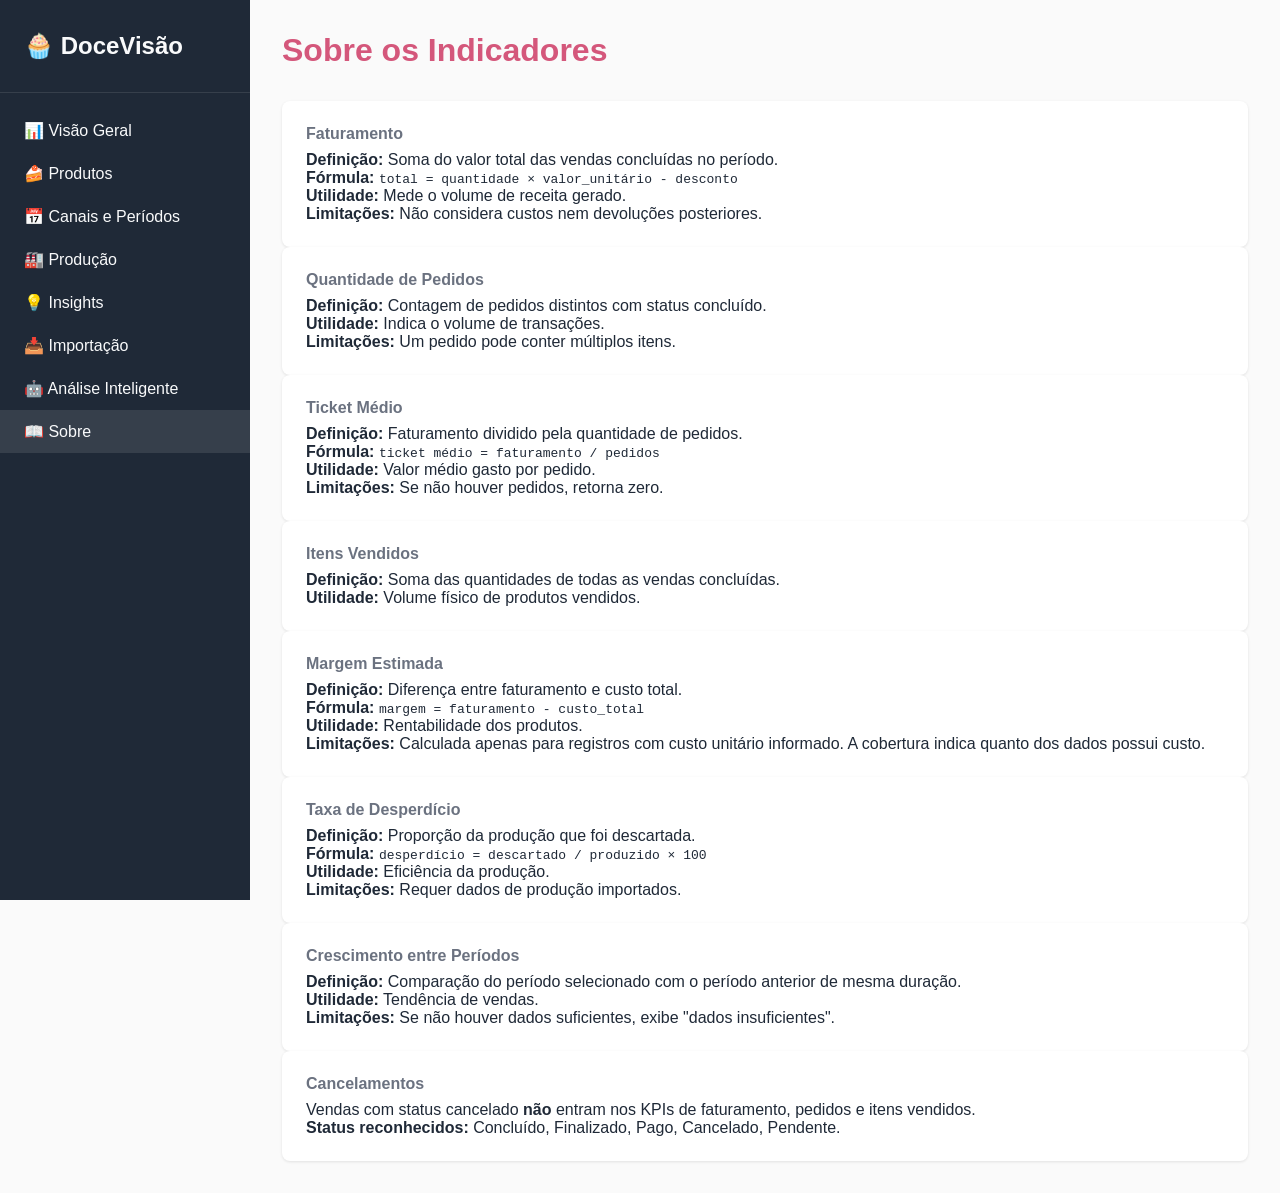
<file: frontend-html/pages/sobre.html>
<!DOCTYPE html>
<html lang="pt-BR">
<head>
    <meta charset="UTF-8">
    <meta name="viewport" content="width=device-width, initial-scale=1.0">
    <title>Sobre os Indicadores — DoceVisão</title>
    <link rel="stylesheet" href="../css/style.css">
</head>
<body>
    <nav class="sidebar">
        <div class="logo">🧁 DoceVisão</div>
        <ul class="menu">
            <li><a href="../index.html">📊 Visão Geral</a></li>
            <li><a href="produtos.html">🍰 Produtos</a></li>
            <li><a href="canais.html">📅 Canais e Períodos</a></li>
            <li><a href="producao.html">🏭 Produção</a></li>
            <li><a href="insights.html">💡 Insights</a></li>
            <li><a href="importacao.html">📥 Importação</a></li>
            <li><a href="ml.html">🤖 Análise Inteligente</a></li>
            <li><a href="sobre.html" class="active">📖 Sobre</a></li>
        </ul>
    </nav>

    <main class="content">
        <header>
            <h1>Sobre os Indicadores</h1>
        </header>

        <section class="chart-container">
            <h3>Faturamento</h3>
            <p><strong>Definição:</strong> Soma do valor total das vendas concluídas no período.</p>
            <p><strong>Fórmula:</strong> <code>total = quantidade × valor_unitário - desconto</code></p>
            <p><strong>Utilidade:</strong> Mede o volume de receita gerado.</p>
            <p><strong>Limitações:</strong> Não considera custos nem devoluções posteriores.</p>
        </section>

        <section class="chart-container">
            <h3>Quantidade de Pedidos</h3>
            <p><strong>Definição:</strong> Contagem de pedidos distintos com status concluído.</p>
            <p><strong>Utilidade:</strong> Indica o volume de transações.</p>
            <p><strong>Limitações:</strong> Um pedido pode conter múltiplos itens.</p>
        </section>

        <section class="chart-container">
            <h3>Ticket Médio</h3>
            <p><strong>Definição:</strong> Faturamento dividido pela quantidade de pedidos.</p>
            <p><strong>Fórmula:</strong> <code>ticket médio = faturamento / pedidos</code></p>
            <p><strong>Utilidade:</strong> Valor médio gasto por pedido.</p>
            <p><strong>Limitações:</strong> Se não houver pedidos, retorna zero.</p>
        </section>

        <section class="chart-container">
            <h3>Itens Vendidos</h3>
            <p><strong>Definição:</strong> Soma das quantidades de todas as vendas concluídas.</p>
            <p><strong>Utilidade:</strong> Volume físico de produtos vendidos.</p>
        </section>

        <section class="chart-container">
            <h3>Margem Estimada</h3>
            <p><strong>Definição:</strong> Diferença entre faturamento e custo total.</p>
            <p><strong>Fórmula:</strong> <code>margem = faturamento - custo_total</code></p>
            <p><strong>Utilidade:</strong> Rentabilidade dos produtos.</p>
            <p><strong>Limitações:</strong> Calculada apenas para registros com custo unitário informado. A cobertura indica quanto dos dados possui custo.</p>
        </section>

        <section class="chart-container">
            <h3>Taxa de Desperdício</h3>
            <p><strong>Definição:</strong> Proporção da produção que foi descartada.</p>
            <p><strong>Fórmula:</strong> <code>desperdício = descartado / produzido × 100</code></p>
            <p><strong>Utilidade:</strong> Eficiência da produção.</p>
            <p><strong>Limitações:</strong> Requer dados de produção importados.</p>
        </section>

        <section class="chart-container">
            <h3>Crescimento entre Períodos</h3>
            <p><strong>Definição:</strong> Comparação do período selecionado com o período anterior de mesma duração.</p>
            <p><strong>Utilidade:</strong> Tendência de vendas.</p>
            <p><strong>Limitações:</strong> Se não houver dados suficientes, exibe "dados insuficientes".</p>
        </section>

        <section class="chart-container">
            <h3>Cancelamentos</h3>
            <p>Vendas com status cancelado <strong>não</strong> entram nos KPIs de faturamento, pedidos e itens vendidos.</p>
            <p><strong>Status reconhecidos:</strong> Concluído, Finalizado, Pago, Cancelado, Pendente.</p>
        </section>
    </main>
</body>
</html>
</file>
<file: frontend-html/css/style.css>
:root {
    --primary: #D4577B;
    --secondary: #8B5CF6;
    --accent: #F59E0B;
    --success: #22C55E;
    --danger: #EF4444;
    --bg: #FAFAFA;
    --card-bg: #FFFFFF;
    --text: #1F2937;
    --text-light: #6B7280;
    --border: #E5E7EB;
    --sidebar-bg: #1F2937;
    --sidebar-text: #F9FAFB;
}

* {
    margin: 0;
    padding: 0;
    box-sizing: border-box;
}

body {
    font-family: -apple-system, BlinkMacSystemFont, 'Segoe UI', Roboto, sans-serif;
    background: var(--bg);
    color: var(--text);
    display: flex;
    min-height: 100vh;
}

.sidebar {
    width: 250px;
    background: var(--sidebar-bg);
    color: var(--sidebar-text);
    padding: 2rem 0;
    position: fixed;
    height: 100vh;
    overflow-y: auto;
}

.logo {
    font-size: 1.5rem;
    font-weight: bold;
    padding: 0 1.5rem 2rem;
    border-bottom: 1px solid rgba(255,255,255,0.1);
}

.menu {
    list-style: none;
    margin-top: 1rem;
}

.menu li a {
    display: block;
    padding: 0.75rem 1.5rem;
    color: var(--sidebar-text);
    text-decoration: none;
    transition: background 0.2s;
}

.menu li a:hover,
.menu li a.active {
    background: rgba(255,255,255,0.1);
}

.content {
    margin-left: 250px;
    flex: 1;
    padding: 2rem;
    max-width: calc(100vw - 250px);
}

header {
    display: flex;
    justify-content: space-between;
    align-items: center;
    margin-bottom: 2rem;
    flex-wrap: wrap;
    gap: 1rem;
}

h1 {
    font-size: 2rem;
    color: var(--primary);
}

h2 {
    font-size: 1.5rem;
    margin-bottom: 1rem;
    color: var(--text);
}

h3 {
    font-size: 1rem;
    color: var(--text-light);
    margin-bottom: 0.5rem;
}

.filters {
    display: flex;
    gap: 1rem;
    align-items: center;
    flex-wrap: wrap;
}

.filters label {
    display: flex;
    flex-direction: column;
    gap: 0.25rem;
    font-size: 0.875rem;
    color: var(--text-light);
}

input[type="date"],
input[type="text"],
select {
    padding: 0.5rem;
    border: 1px solid var(--border);
    border-radius: 0.375rem;
    font-size: 0.875rem;
}

.btn-primary {
    background: var(--primary);
    color: white;
    border: none;
    padding: 0.5rem 1.5rem;
    border-radius: 0.375rem;
    cursor: pointer;
    font-size: 0.875rem;
    transition: opacity 0.2s;
}

.btn-primary:hover {
    opacity: 0.9;
}

.btn-secondary {
    background: var(--secondary);
    color: white;
    border: none;
    padding: 0.5rem 1.5rem;
    border-radius: 0.375rem;
    cursor: pointer;
    font-size: 0.875rem;
}

.kpi-cards {
    display: grid;
    grid-template-columns: repeat(auto-fit, minmax(200px, 1fr));
    gap: 1.5rem;
    margin-bottom: 2rem;
}

.card {
    background: var(--card-bg);
    padding: 1.5rem;
    border-radius: 0.5rem;
    box-shadow: 0 1px 3px rgba(0,0,0,0.1);
}

.card .value {
    font-size: 2rem;
    font-weight: bold;
    color: var(--primary);
    margin: 0.5rem 0;
}

.card .delta {
    font-size: 0.875rem;
    color: var(--success);
}

.card .delta.negative {
    color: var(--danger);
}

.charts {
    display: grid;
    grid-template-columns: repeat(auto-fit, minmax(400px, 1fr));
    gap: 2rem;
    margin-bottom: 2rem;
}

.chart-container {
    background: var(--card-bg);
    padding: 1.5rem;
    border-radius: 0.5rem;
    box-shadow: 0 1px 3px rgba(0,0,0,0.1);
}

.insights-summary {
    background: var(--card-bg);
    padding: 1.5rem;
    border-radius: 0.5rem;
    box-shadow: 0 1px 3px rgba(0,0,0,0.1);
}

.insight-card {
    border-left: 4px solid var(--primary);
    padding: 1rem;
    margin-bottom: 1rem;
    background: var(--bg);
    border-radius: 0.25rem;
}

.insight-card.atencao {
    border-left-color: var(--accent);
}

.insight-card.oportunidade {
    border-left-color: var(--success);
}

.insight-card h4 {
    margin-bottom: 0.5rem;
    color: var(--text);
}

.insight-card p {
    margin-bottom: 0.5rem;
    color: var(--text-light);
    font-size: 0.875rem;
}

.insight-card .recommendation {
    background: rgba(34, 197, 94, 0.1);
    padding: 0.5rem;
    border-radius: 0.25rem;
    font-size: 0.875rem;
    color: var(--success);
}

table {
    width: 100%;
    border-collapse: collapse;
    margin-top: 1rem;
}

th, td {
    padding: 0.75rem;
    text-align: left;
    border-bottom: 1px solid var(--border);
}

th {
    background: var(--bg);
    font-weight: 600;
    color: var(--text-light);
    font-size: 0.875rem;
}

td {
    font-size: 0.875rem;
}

.upload-area {
    border: 2px dashed var(--border);
    padding: 2rem;
    text-align: center;
    border-radius: 0.5rem;
    margin: 1rem 0;
}

.upload-area:hover {
    border-color: var(--primary);
}

.alert {
    padding: 1rem;
    border-radius: 0.375rem;
    margin: 1rem 0;
}

.alert-info {
    background: rgba(139, 92, 246, 0.1);
    color: var(--secondary);
}

.alert-warning {
    background: rgba(245, 158, 11, 0.1);
    color: var(--accent);
}

.alert-success {
    background: rgba(34, 197, 94, 0.1);
    color: var(--success);
}

.alert-danger {
    background: rgba(239, 68, 68, 0.1);
    color: var(--danger);
}

.loading {
    text-align: center;
    padding: 2rem;
    color: var(--text-light);
}

@media (max-width: 768px) {
    .sidebar {
        width: 100%;
        height: auto;
        position: relative;
    }
    
    .content {
        margin-left: 0;
        max-width: 100vw;
    }
    
    body {
        flex-direction: column;
    }
    
    .charts {
        grid-template-columns: 1fr;
    }
}
</file>
